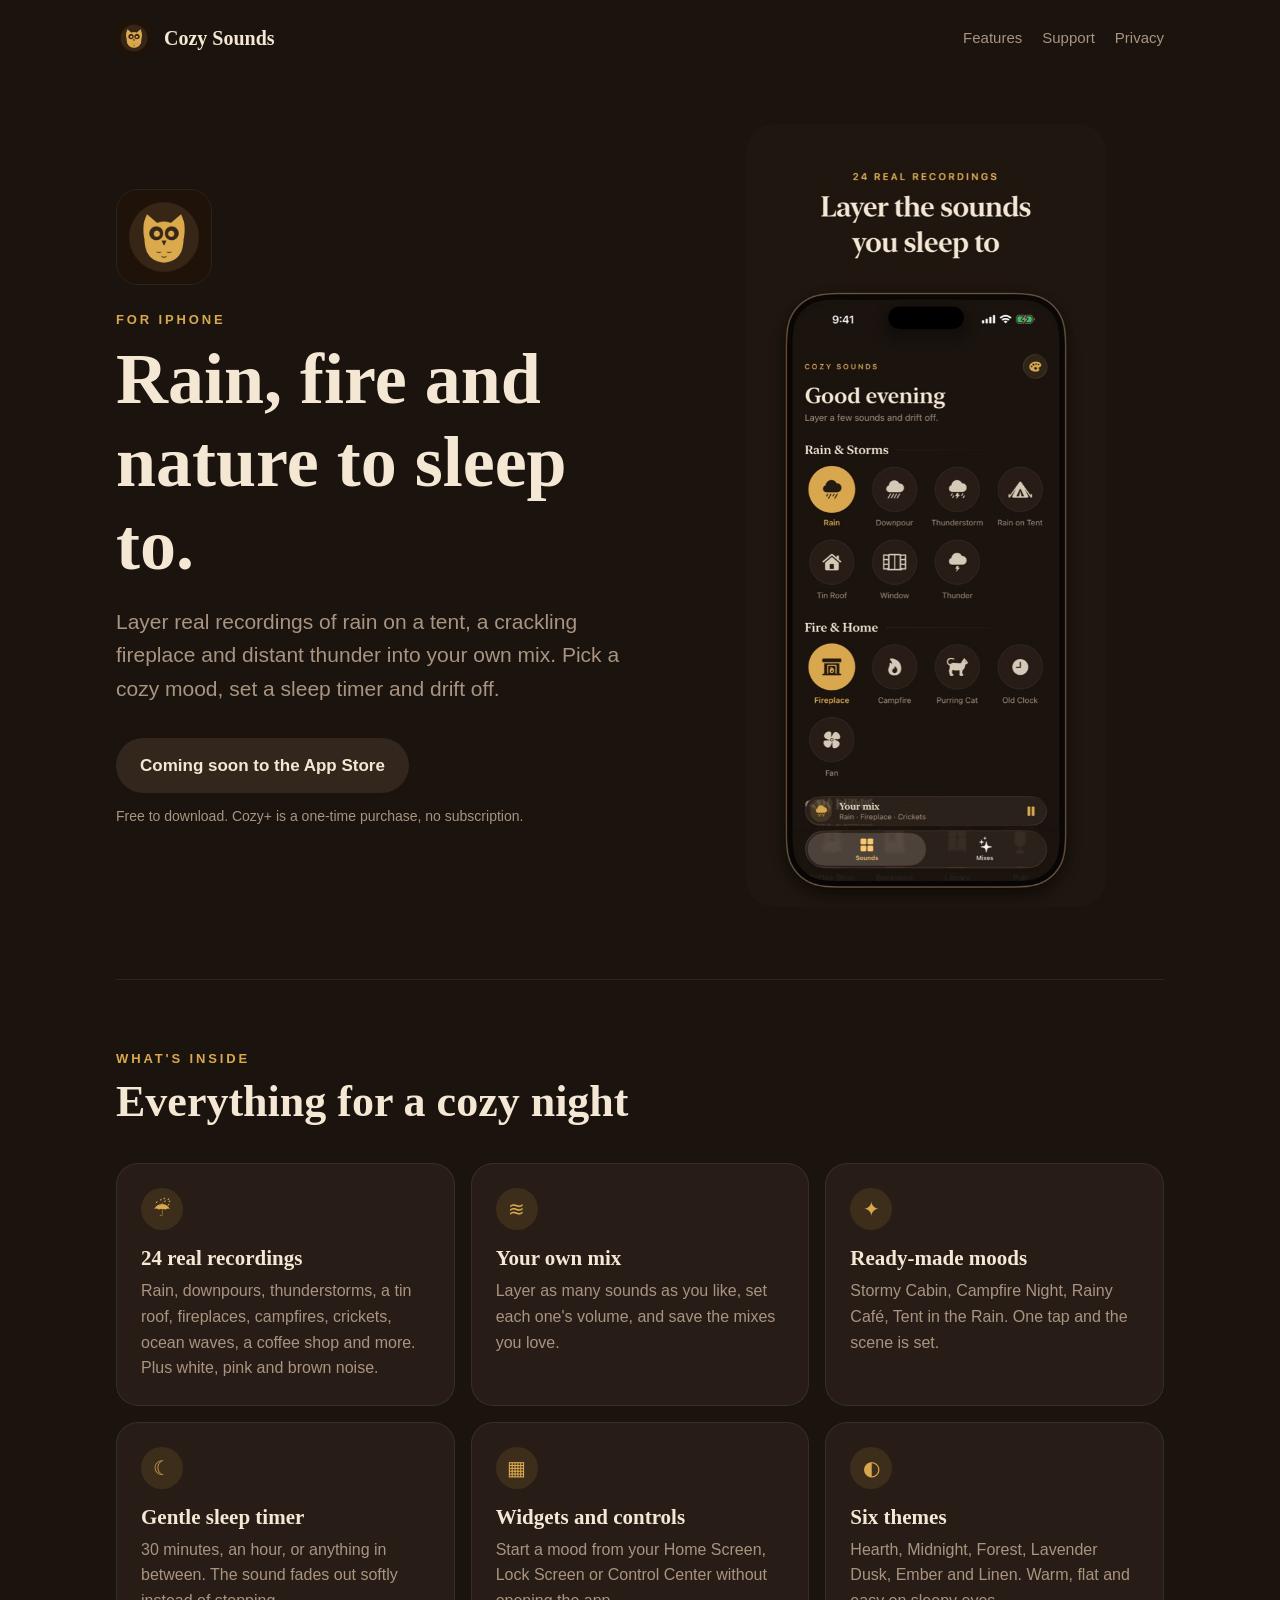
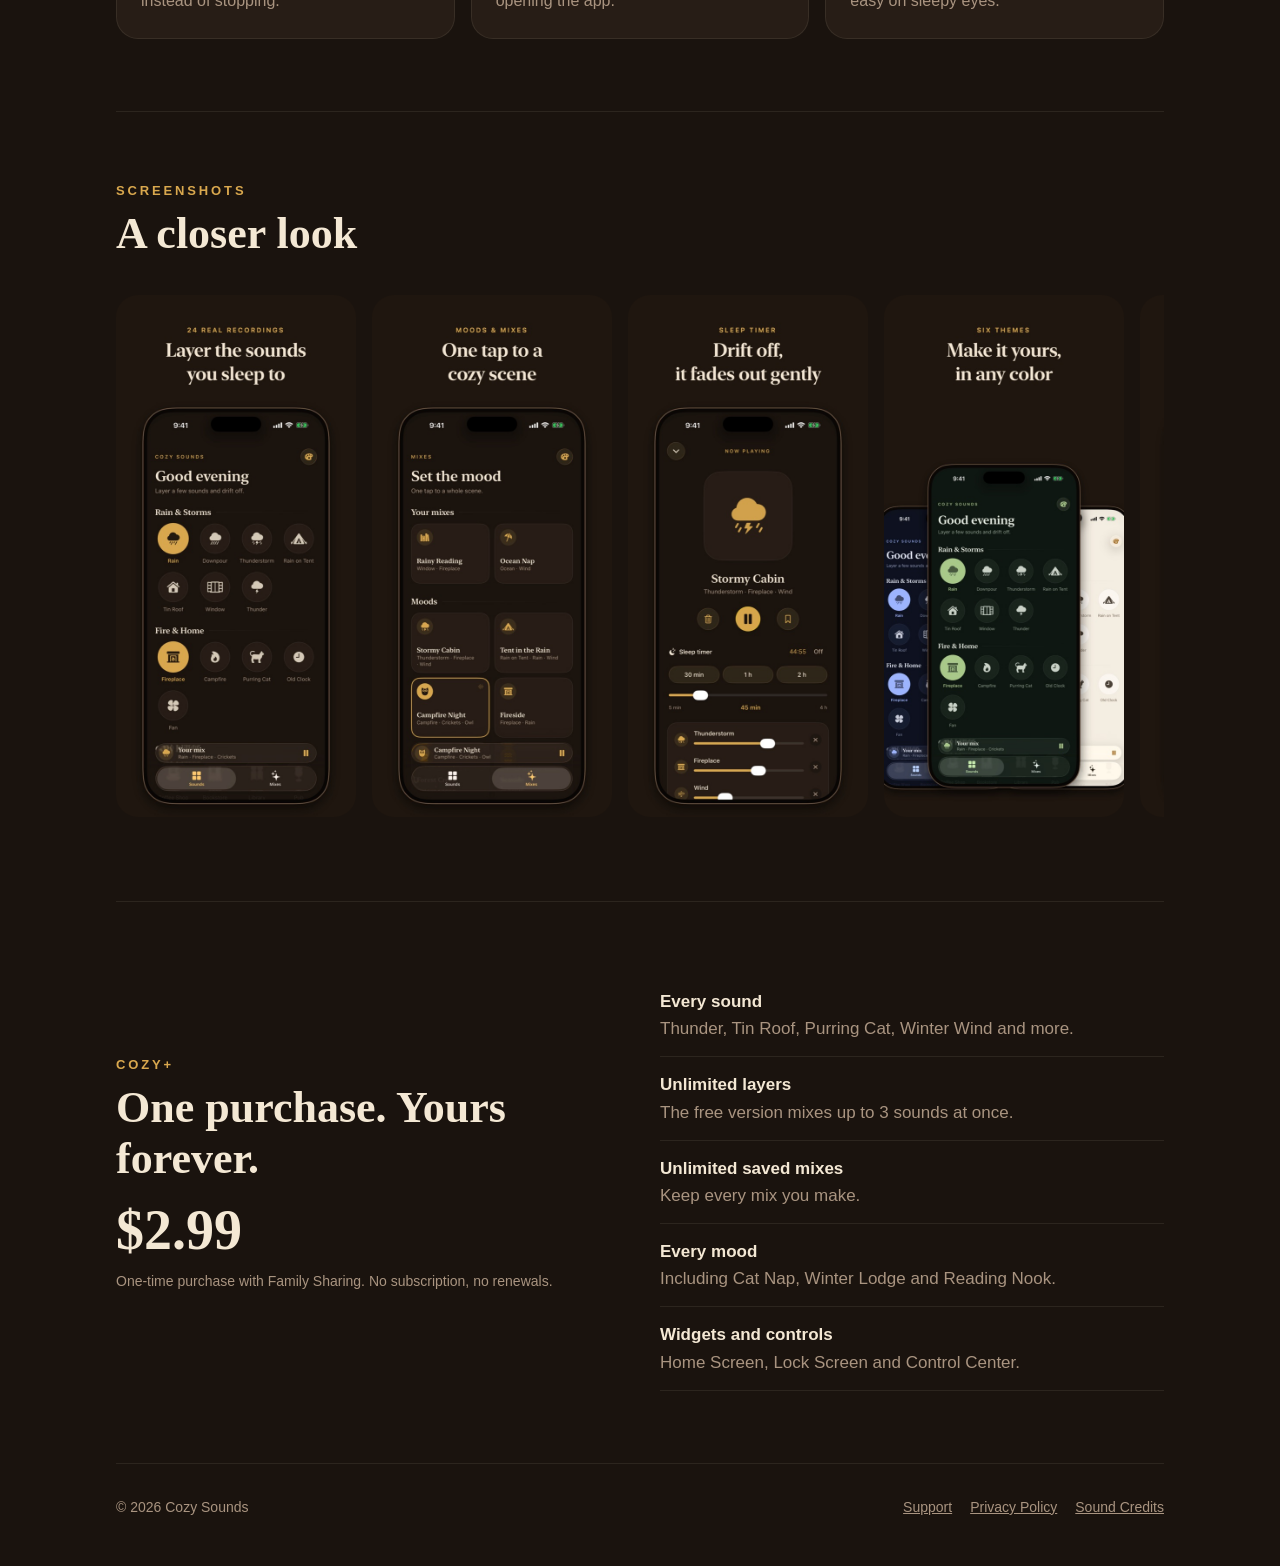
<file: index.html>
<!doctype html>
<html lang="en">
<head>
  <meta charset="utf-8">
  <meta name="viewport" content="width=device-width, initial-scale=1">
  <title>Cozy Sounds</title>
  <meta name="description" content="Rain, fire and nature to sleep to. Layer real recordings into your own sleep mix, pick a cozy mood and drift off with a gentle sleep timer. For iPhone.">
  <meta name="theme-color" content="#1a130e">
  <meta property="og:title" content="Cozy Sounds">
  <meta property="og:description" content="Rain, fire and nature to sleep to.">
  <meta property="og:image" content="assets/og-image.jpg">
  <meta name="twitter:card" content="summary_large_image">
  <link rel="icon" href="assets/favicon.png">
  <link rel="apple-touch-icon" href="assets/apple-touch-icon.png">
  <link rel="stylesheet" href="assets/style.css">
</head>
<body>
  <div class="wrap">
    <header class="site-header">
      <a class="brand" href="./"><img src="assets/icon-512.png" alt="">Cozy Sounds</a>
      <nav class="site-nav">
        <a class="optional" href="#features">Features</a>
        <a href="support.html">Support</a>
        <a href="privacy.html">Privacy</a>
      </nav>
    </header>

    <main>
      <div class="hero">
        <div>
          <img class="hero-icon" src="assets/icon-512.png" alt="Cozy Sounds app icon: a gold owl">
          <p class="eyebrow">For iPhone</p>
          <h1>Rain, fire and nature to sleep to.</h1>
          <p class="lede">Layer real recordings of rain on a tent, a crackling fireplace and distant thunder into your own mix. Pick a cozy mood, set a sleep timer and drift off.</p>
          <!-- When the app is live, replace this with the App Store link and Apple's official badge. -->
          <span class="button is-soon">Coming soon to the App Store</span>
          <p class="fine">Free to download. Cozy+ is a one-time purchase, no subscription.</p>
        </div>
        <div class="hero-shot">
          <img src="assets/screens/01-sounds.jpg" alt="The Sounds screen with Rain, Fireplace and Crickets playing">
        </div>
      </div>

      <section id="features">
        <div class="section-head">
          <p class="eyebrow">What's inside</p>
          <h2>Everything for a cozy night</h2>
        </div>
        <div class="features">
          <div class="card">
            <div class="icon" aria-hidden="true">☔︎</div>
            <h3>24 real recordings</h3>
            <p>Rain, downpours, thunderstorms, a tin roof, fireplaces, campfires, crickets, ocean waves, a coffee shop and more. Plus white, pink and brown noise.</p>
          </div>
          <div class="card">
            <div class="icon" aria-hidden="true">≋</div>
            <h3>Your own mix</h3>
            <p>Layer as many sounds as you like, set each one's volume, and save the mixes you love.</p>
          </div>
          <div class="card">
            <div class="icon" aria-hidden="true">✦</div>
            <h3>Ready-made moods</h3>
            <p>Stormy Cabin, Campfire Night, Rainy Café, Tent in the Rain. One tap and the scene is set.</p>
          </div>
          <div class="card">
            <div class="icon" aria-hidden="true">☾</div>
            <h3>Gentle sleep timer</h3>
            <p>30 minutes, an hour, or anything in between. The sound fades out softly instead of stopping.</p>
          </div>
          <div class="card">
            <div class="icon" aria-hidden="true">▦</div>
            <h3>Widgets and controls</h3>
            <p>Start a mood from your Home Screen, Lock Screen or Control Center without opening the app.</p>
          </div>
          <div class="card">
            <div class="icon" aria-hidden="true">◐</div>
            <h3>Six themes</h3>
            <p>Hearth, Midnight, Forest, Lavender Dusk, Ember and Linen. Warm, flat and easy on sleepy eyes.</p>
          </div>
        </div>
      </section>

      <section>
        <div class="section-head">
          <p class="eyebrow">Screenshots</p>
          <h2>A closer look</h2>
        </div>
        <div class="gallery" tabindex="0" aria-label="App screenshots">
          <img src="assets/screens/01-sounds.jpg" alt="Layer the sounds you sleep to" loading="lazy">
          <img src="assets/screens/02-mixes.jpg" alt="One tap to a cozy scene" loading="lazy">
          <img src="assets/screens/03-player.jpg" alt="Sleep timer that fades out gently" loading="lazy">
          <img src="assets/screens/04-themes.jpg" alt="Six themes" loading="lazy">
          <img src="assets/screens/05-widgets.jpg" alt="Home Screen widgets" loading="lazy">
          <img src="assets/screens/06-cozy-plus.jpg" alt="Cozy+, a one-time purchase" loading="lazy">
        </div>
      </section>

      <section>
        <div class="plus">
          <div>
            <p class="eyebrow">Cozy+</p>
            <h2>One purchase. Yours forever.</h2>
            <p class="price">$2.99</p>
            <p class="fine">One-time purchase with Family Sharing. No subscription, no renewals.</p>
          </div>
          <ul>
            <li><strong>Every sound</strong>Thunder, Tin Roof, Purring Cat, Winter Wind and more.</li>
            <li><strong>Unlimited layers</strong>The free version mixes up to 3 sounds at once.</li>
            <li><strong>Unlimited saved mixes</strong>Keep every mix you make.</li>
            <li><strong>Every mood</strong>Including Cat Nap, Winter Lodge and Reading Nook.</li>
            <li><strong>Widgets and controls</strong>Home Screen, Lock Screen and Control Center.</li>
          </ul>
        </div>
      </section>
    </main>

    <footer class="site-footer">
      <span>© 2026 Cozy Sounds</span>
      <nav>
        <a href="support.html">Support</a>
        <a href="privacy.html">Privacy Policy</a>
        <a href="credits.html">Sound Credits</a>
      </nav>
    </footer>
  </div>
</body>
</html>
</file>
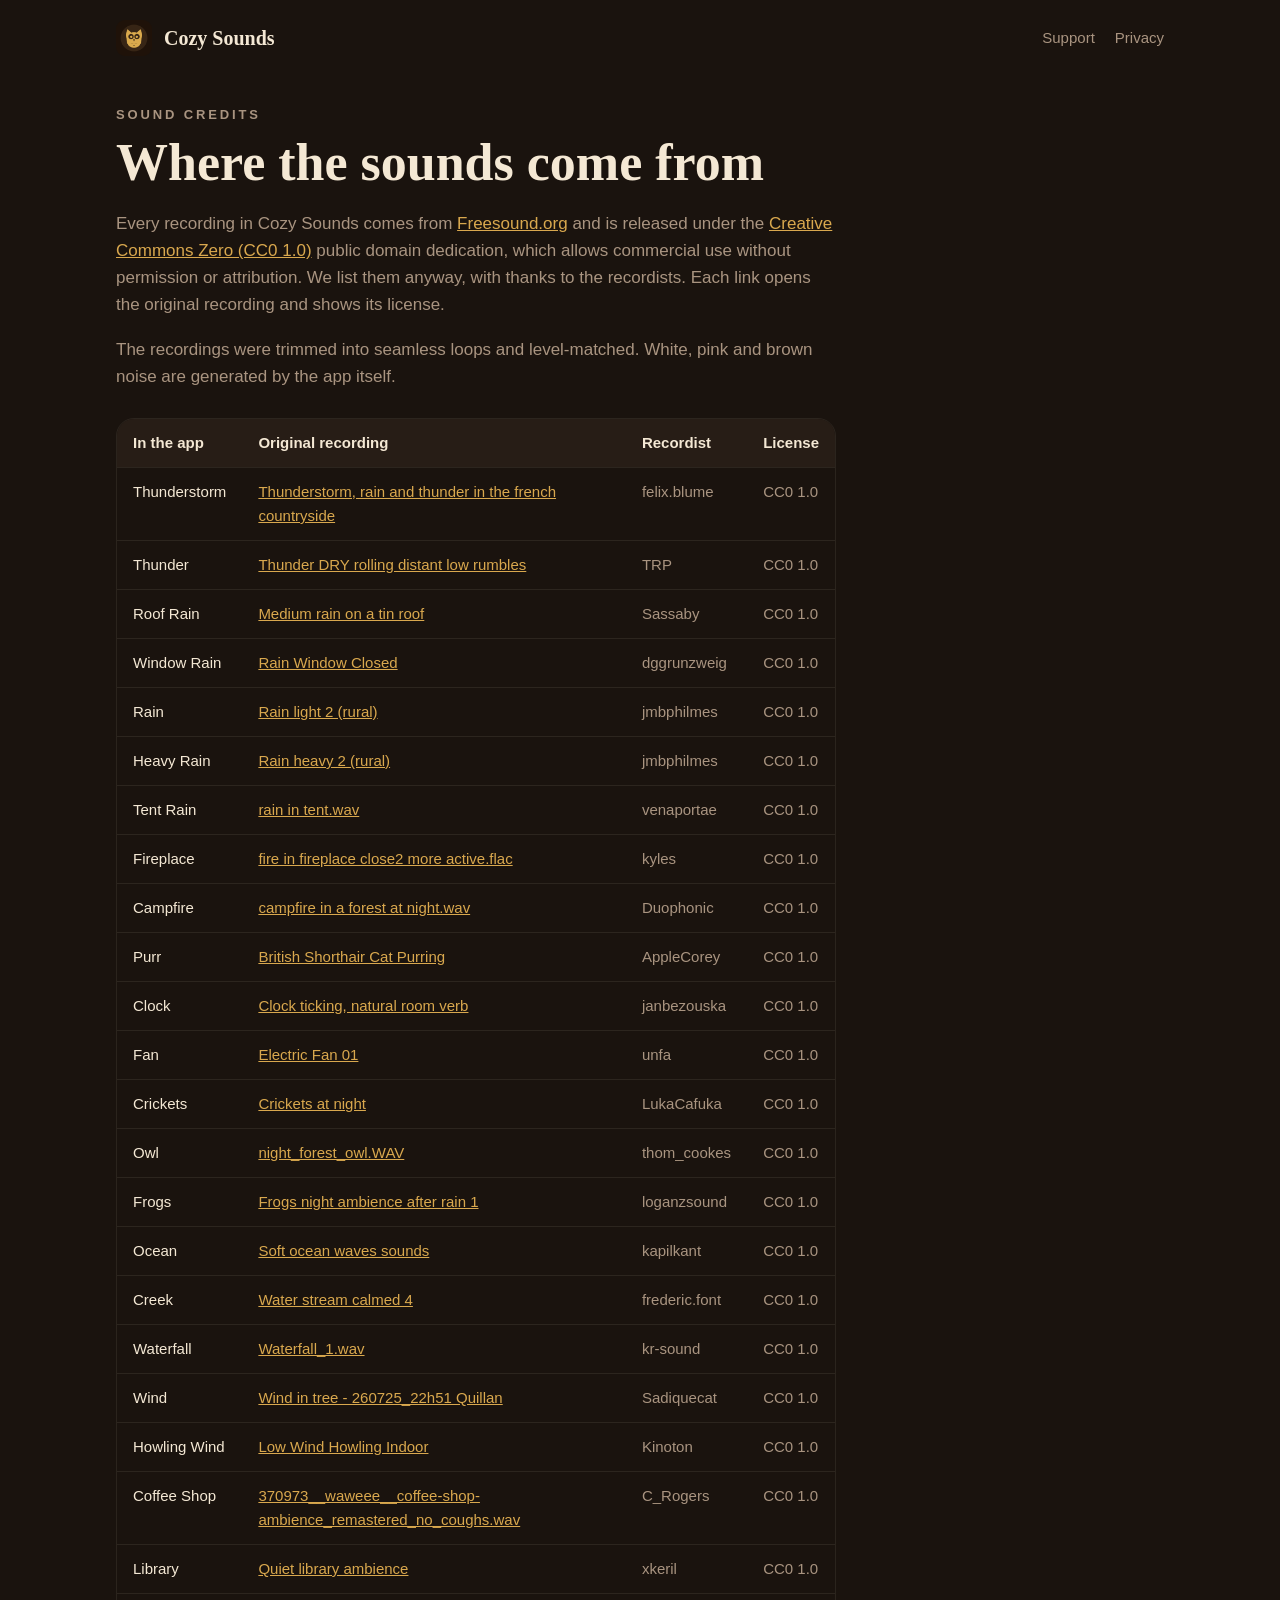
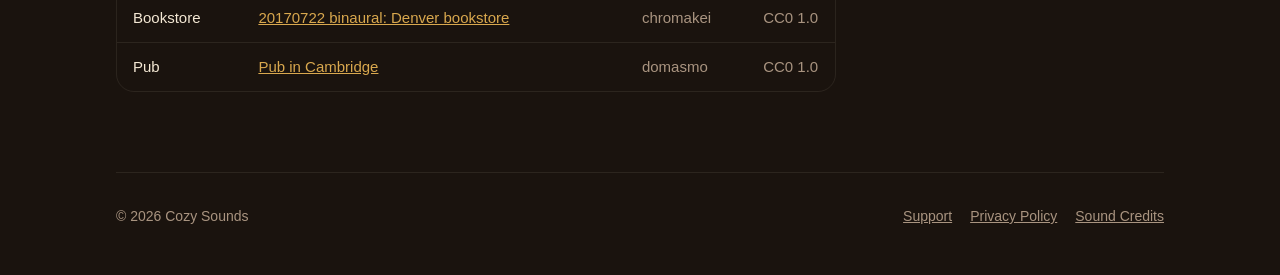
<file: credits.html>
<!doctype html>
<html lang="en">
<head>
  <meta charset="utf-8">
  <meta name="viewport" content="width=device-width, initial-scale=1">
  <title>Sound Credits · Cozy Sounds</title>
  <meta name="description" content="Where every recording in Cozy Sounds comes from. All are CC0 public domain.">
  <meta name="theme-color" content="#1a130e">
  <link rel="icon" href="assets/favicon.png">
  <link rel="apple-touch-icon" href="assets/apple-touch-icon.png">
  <link rel="stylesheet" href="assets/style.css">
</head>
<body>
  <div class="wrap">
    <header class="site-header">
      <a class="brand" href="./"><img src="assets/icon-512.png" alt="">Cozy Sounds</a>
      <nav class="site-nav">
        <a href="support.html">Support</a>
        <a href="privacy.html">Privacy</a>
      </nav>
    </header>

    <main class="doc">
      <p class="eyebrow">Sound credits</p>
      <h1>Where the sounds come from</h1>
      <p>Every recording in Cozy Sounds comes from <a href="https://freesound.org">Freesound.org</a> and is released under the <a href="https://creativecommons.org/publicdomain/zero/1.0/">Creative Commons Zero (CC0 1.0)</a> public domain dedication, which allows commercial use without permission or attribution. We list them anyway, with thanks to the recordists. Each link opens the original recording and shows its license.</p>
      <p>The recordings were trimmed into seamless loops and level-matched. White, pink and brown noise are generated by the app itself.</p>

      <div class="table-wrap">
        <table class="credits">
          <thead><tr><th>In the app</th><th>Original recording</th><th>Recordist</th><th>License</th></tr></thead>
          <tbody>
          <tr><td>Thunderstorm</td><td><a href="https://freesound.org/s/133991/">Thunderstorm, rain and thunder in the french countryside</a></td><td>felix.blume</td><td>CC0 1.0</td></tr>
          <tr><td>Thunder</td><td><a href="https://freesound.org/s/717845/">Thunder DRY rolling distant low rumbles</a></td><td>TRP</td><td>CC0 1.0</td></tr>
          <tr><td>Roof Rain</td><td><a href="https://freesound.org/s/771981/">Medium rain on a tin roof</a></td><td>Sassaby</td><td>CC0 1.0</td></tr>
          <tr><td>Window Rain</td><td><a href="https://freesound.org/s/342901/">Rain Window Closed</a></td><td>dggrunzweig</td><td>CC0 1.0</td></tr>
          <tr><td>Rain</td><td><a href="https://freesound.org/s/200273/">Rain light 2 (rural)</a></td><td>jmbphilmes</td><td>CC0 1.0</td></tr>
          <tr><td>Heavy Rain</td><td><a href="https://freesound.org/s/200272/">Rain heavy 2 (rural)</a></td><td>jmbphilmes</td><td>CC0 1.0</td></tr>
          <tr><td>Tent Rain</td><td><a href="https://freesound.org/s/174874/">rain in tent.wav</a></td><td>venaportae</td><td>CC0 1.0</td></tr>
          <tr><td>Fireplace</td><td><a href="https://freesound.org/s/454017/">fire in fireplace close2 more active.flac</a></td><td>kyles</td><td>CC0 1.0</td></tr>
          <tr><td>Campfire</td><td><a href="https://freesound.org/s/248303/">campfire in a forest at night.wav</a></td><td>Duophonic</td><td>CC0 1.0</td></tr>
          <tr><td>Purr</td><td><a href="https://freesound.org/s/639255/">British Shorthair Cat Purring</a></td><td>AppleCorey</td><td>CC0 1.0</td></tr>
          <tr><td>Clock</td><td><a href="https://freesound.org/s/517682/">Clock ticking, natural room verb</a></td><td>janbezouska</td><td>CC0 1.0</td></tr>
          <tr><td>Fan</td><td><a href="https://freesound.org/s/170870/">Electric Fan 01</a></td><td>unfa</td><td>CC0 1.0</td></tr>
          <tr><td>Crickets</td><td><a href="https://freesound.org/s/750836/">Crickets at night</a></td><td>LukaCafuka</td><td>CC0 1.0</td></tr>
          <tr><td>Owl</td><td><a href="https://freesound.org/s/475376/">night_forest_owl.WAV</a></td><td>thom_cookes</td><td>CC0 1.0</td></tr>
          <tr><td>Frogs</td><td><a href="https://freesound.org/s/784150/">Frogs night ambience after rain 1</a></td><td>loganzsound</td><td>CC0 1.0</td></tr>
          <tr><td>Ocean</td><td><a href="https://freesound.org/s/549334/">Soft ocean waves sounds</a></td><td>kapilkant</td><td>CC0 1.0</td></tr>
          <tr><td>Creek</td><td><a href="https://freesound.org/s/168896/">Water stream calmed 4</a></td><td>frederic.font</td><td>CC0 1.0</td></tr>
          <tr><td>Waterfall</td><td><a href="https://freesound.org/s/545507/">Waterfall_1.wav</a></td><td>kr-sound</td><td>CC0 1.0</td></tr>
          <tr><td>Wind</td><td><a href="https://freesound.org/s/864385/">Wind in tree - 260725_22h51 Quillan</a></td><td>Sadiquecat</td><td>CC0 1.0</td></tr>
          <tr><td>Howling Wind</td><td><a href="https://freesound.org/s/815100/">Low Wind Howling Indoor</a></td><td>Kinoton</td><td>CC0 1.0</td></tr>
          <tr><td>Coffee Shop</td><td><a href="https://freesound.org/s/512253/">370973__waweee__coffee-shop-ambience_remastered_no_coughs.wav</a></td><td>C_Rogers</td><td>CC0 1.0</td></tr>
          <tr><td>Library</td><td><a href="https://freesound.org/s/620683/">Quiet library ambience</a></td><td>xkeril</td><td>CC0 1.0</td></tr>
          <tr><td>Bookstore</td><td><a href="https://freesound.org/s/398229/">20170722 binaural: Denver bookstore</a></td><td>chromakei</td><td>CC0 1.0</td></tr>
          <tr><td>Pub</td><td><a href="https://freesound.org/s/376456/">Pub in Cambridge</a></td><td>domasmo</td><td>CC0 1.0</td></tr>
          </tbody>
        </table>
      </div>
    </main>

    <footer class="site-footer">
      <span>© 2026 Cozy Sounds</span>
      <nav>
        <a href="support.html">Support</a>
        <a href="privacy.html">Privacy Policy</a>
        <a href="credits.html">Sound Credits</a>
      </nav>
    </footer>
  </div>
</body>
</html>
</file>
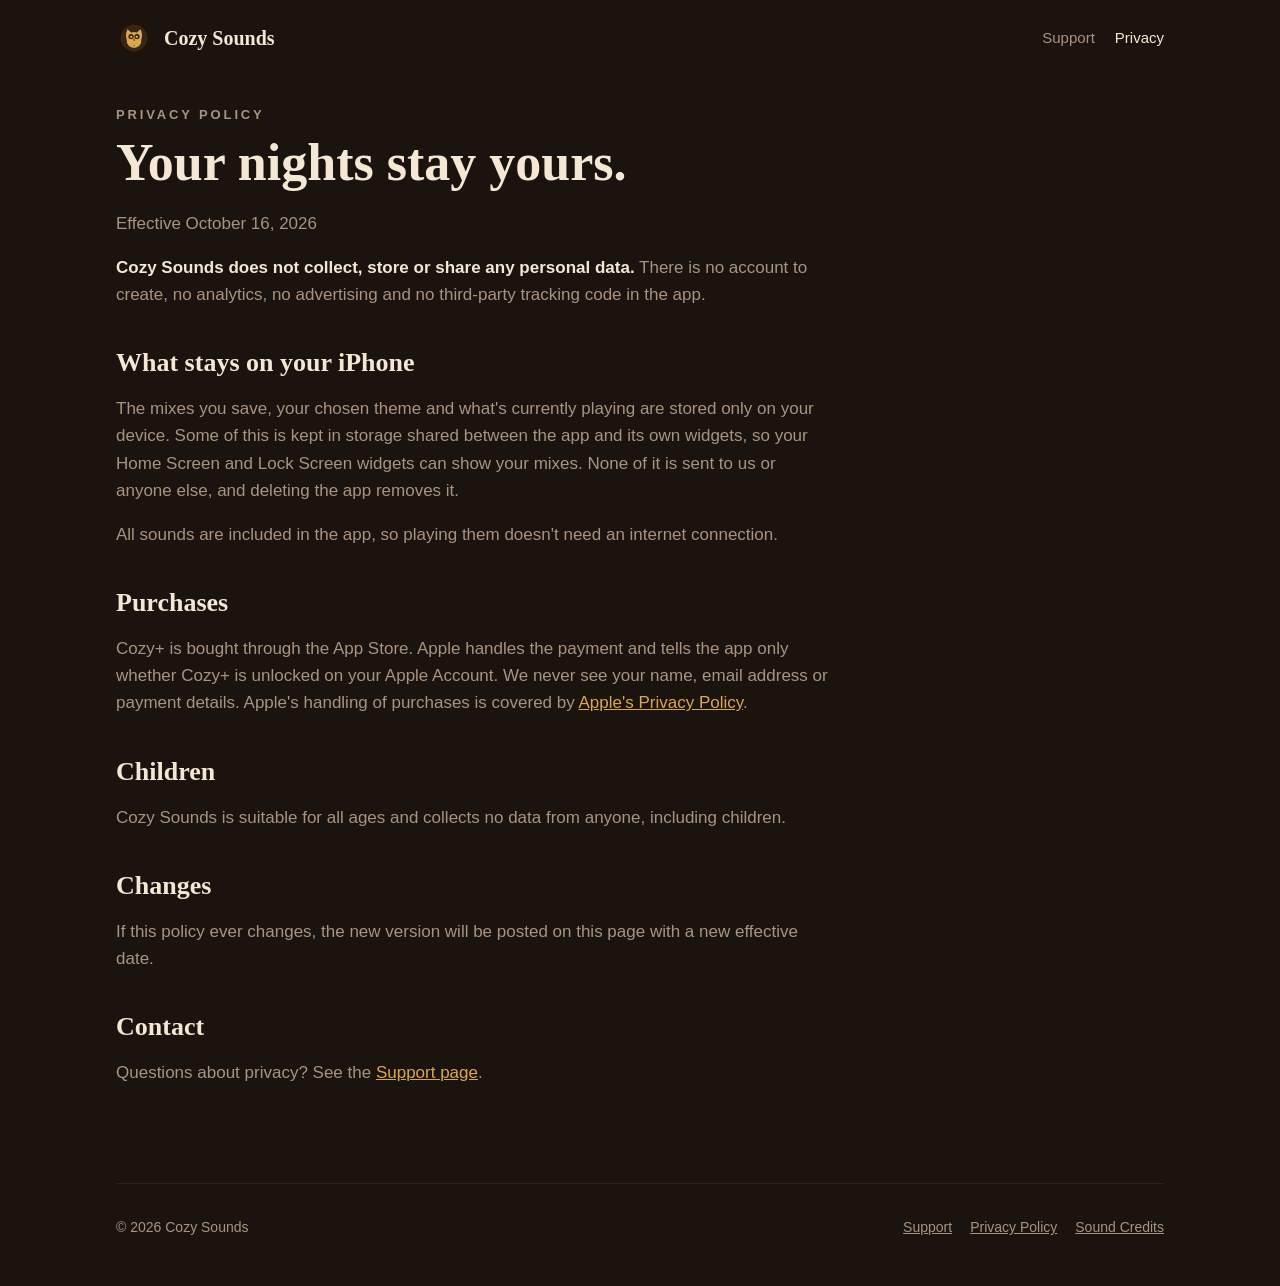
<file: privacy.html>
<!doctype html>
<html lang="en">
<head>
  <meta charset="utf-8">
  <meta name="viewport" content="width=device-width, initial-scale=1">
  <title>Privacy Policy · Cozy Sounds</title>
  <meta name="description" content="Cozy Sounds collects no personal data. Everything you create stays on your iPhone.">
  <meta name="theme-color" content="#1a130e">
  <link rel="icon" href="assets/favicon.png">
  <link rel="apple-touch-icon" href="assets/apple-touch-icon.png">
  <link rel="stylesheet" href="assets/style.css">
</head>
<body>
  <div class="wrap">
    <header class="site-header">
      <a class="brand" href="./"><img src="assets/icon-512.png" alt="">Cozy Sounds</a>
      <nav class="site-nav">
        <a href="support.html">Support</a>
        <a href="privacy.html" aria-current="page">Privacy</a>
      </nav>
    </header>

    <main class="doc">
      <p class="eyebrow">Privacy Policy</p>
      <h1>Your nights stay yours.</h1>
      <p>Effective October 16, 2026</p>

      <p><strong>Cozy Sounds does not collect, store or share any personal data.</strong> There is no account to create, no analytics, no advertising and no third-party tracking code in the app.</p>

      <h2>What stays on your iPhone</h2>
      <p>The mixes you save, your chosen theme and what's currently playing are stored only on your device. Some of this is kept in storage shared between the app and its own widgets, so your Home Screen and Lock Screen widgets can show your mixes. None of it is sent to us or anyone else, and deleting the app removes it.</p>
      <p>All sounds are included in the app, so playing them doesn't need an internet connection.</p>

      <h2>Purchases</h2>
      <p>Cozy+ is bought through the App Store. Apple handles the payment and tells the app only whether Cozy+ is unlocked on your Apple Account. We never see your name, email address or payment details. Apple's handling of purchases is covered by <a href="https://www.apple.com/legal/privacy/">Apple's Privacy Policy</a>.</p>

      <h2>Children</h2>
      <p>Cozy Sounds is suitable for all ages and collects no data from anyone, including children.</p>

      <h2>Changes</h2>
      <p>If this policy ever changes, the new version will be posted on this page with a new effective date.</p>

      <h2>Contact</h2>
      <p>Questions about privacy? See the <a href="support.html">Support page</a>.</p>
    </main>

    <footer class="site-footer">
      <span>© 2026 Cozy Sounds</span>
      <nav>
        <a href="support.html">Support</a>
        <a href="privacy.html">Privacy Policy</a>
        <a href="credits.html">Sound Credits</a>
      </nav>
    </footer>
  </div>
</body>
</html>
</file>
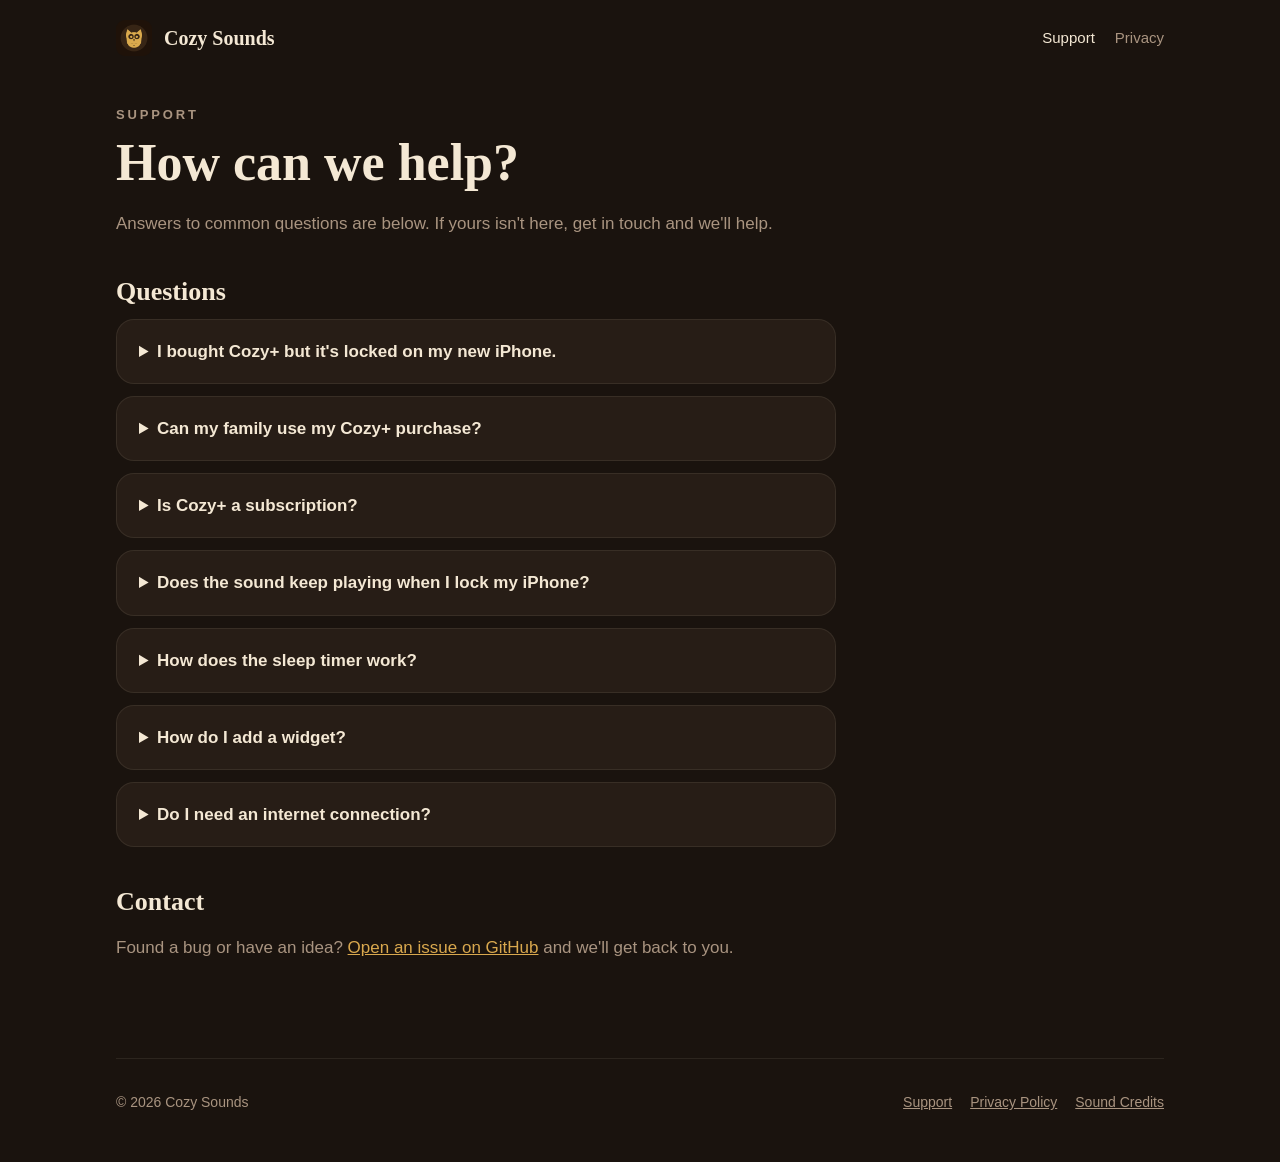
<file: support.html>
<!doctype html>
<html lang="en">
<head>
  <meta charset="utf-8">
  <meta name="viewport" content="width=device-width, initial-scale=1">
  <title>Support · Cozy Sounds</title>
  <meta name="description" content="Help with Cozy Sounds: Cozy+, restoring purchases, the sleep timer, widgets and more.">
  <meta name="theme-color" content="#1a130e">
  <link rel="icon" href="assets/favicon.png">
  <link rel="apple-touch-icon" href="assets/apple-touch-icon.png">
  <link rel="stylesheet" href="assets/style.css">
</head>
<body>
  <div class="wrap">
    <header class="site-header">
      <a class="brand" href="./"><img src="assets/icon-512.png" alt="">Cozy Sounds</a>
      <nav class="site-nav">
        <a href="support.html" aria-current="page">Support</a>
        <a href="privacy.html">Privacy</a>
      </nav>
    </header>

    <main class="doc">
      <p class="eyebrow">Support</p>
      <h1>How can we help?</h1>
      <p>Answers to common questions are below. If yours isn't here, get in touch and we'll help.</p>

      <h2>Questions</h2>
      <div class="faq">
        <details>
          <summary>I bought Cozy+ but it's locked on my new iPhone.</summary>
          <p>Open Cozy Sounds, tap <strong>Cozy+</strong> at the top, then tap <strong>Restore</strong> under the button. Make sure you're signed in with the same Apple Account you bought it with.</p>
        </details>
        <details>
          <summary>Can my family use my Cozy+ purchase?</summary>
          <p>Yes. Cozy+ supports Family Sharing, so everyone in your Family Sharing group gets it at no extra cost.</p>
        </details>
        <details>
          <summary>Is Cozy+ a subscription?</summary>
          <p>No. It's a single one-time purchase. There are no renewals and nothing to cancel.</p>
        </details>
        <details>
          <summary>Does the sound keep playing when I lock my iPhone?</summary>
          <p>Yes. Cozy Sounds keeps playing in the background and with the screen locked. You can pause it from the Lock Screen, Control Center or the Dynamic Island.</p>
        </details>
        <details>
          <summary>How does the sleep timer work?</summary>
          <p>Open the player by tapping the bar at the bottom of the screen. Choose 30 minutes, 1 hour or 2 hours, or drag the slider for any time between 5 minutes and 4 hours. The sound fades out gently over the last 30 seconds.</p>
        </details>
        <details>
          <summary>How do I add a widget?</summary>
          <p>Widgets and the Control Center control are part of Cozy+. Touch and hold your Home Screen, tap <strong>Edit</strong>, then <strong>Add Widget</strong>, and search for Cozy Sounds. Touch and hold a widget and choose <strong>Edit Widget</strong> to pick which moods or sounds it plays.</p>
        </details>
        <details>
          <summary>Do I need an internet connection?</summary>
          <p>No. All sounds are included in the app. You only need a connection to buy or restore Cozy+.</p>
        </details>
      </div>

      <h2>Contact</h2>
      <p>Found a bug or have an idea? <a href="https://github.com/lucky295nest/cozysounds.app/issues">Open an issue on GitHub</a> and we'll get back to you.</p>
    </main>

    <footer class="site-footer">
      <span>© 2026 Cozy Sounds</span>
      <nav>
        <a href="support.html">Support</a>
        <a href="privacy.html">Privacy Policy</a>
        <a href="credits.html">Sound Credits</a>
      </nav>
    </footer>
  </div>
</body>
</html>
</file>
<file: assets/style.css>
/* Cozy Sounds: flat espresso and gold, matching the app's Hearth theme. */
:root {
  --background: #1a130e;
  --surface: #271d16;
  --surface-raised: #33261d;
  --accent: #d9a84e;
  --on-accent: #1a130e;
  --text: #f4e8d4;
  --muted: #a99480;
  --hairline: rgba(244, 232, 212, 0.08);
  --serif: "New York", ui-serif, "Iowan Old Style", "Palatino Linotype", Georgia, serif;
  --sans: -apple-system, BlinkMacSystemFont, "SF Pro Text", "Segoe UI", Roboto, "Helvetica Neue", Arial, sans-serif;
  --rounded: ui-rounded, -apple-system, "SF Pro Rounded", var(--sans);
  --page: 1080px;
}

* { box-sizing: border-box; }

html { -webkit-text-size-adjust: 100%; }

body {
  margin: 0;
  background: var(--background);
  color: var(--text);
  font: 17px/1.6 var(--sans);
  -webkit-font-smoothing: antialiased;
}

a { color: var(--accent); }

img { max-width: 100%; display: block; }

.wrap {
  max-width: var(--page);
  margin: 0 auto;
  padding: 0 16px;
}

/* Header */

.site-header {
  display: flex;
  align-items: center;
  justify-content: space-between;
  gap: 16px;
  padding: 20px 0;
}

.brand {
  display: flex;
  align-items: center;
  gap: 12px;
  color: var(--text);
  text-decoration: none;
  font: 600 20px/1 var(--serif);
}

.brand img { width: 36px; height: 36px; border-radius: 9px; }

.site-nav { display: flex; gap: 20px; font-size: 15px; }

.site-nav a { color: var(--muted); text-decoration: none; }

.site-nav a:hover, .site-nav a[aria-current="page"] { color: var(--text); }

/* Type */

.eyebrow {
  margin: 0 0 12px;
  font: 600 13px/1 var(--rounded);
  letter-spacing: 0.22em;
  text-transform: uppercase;
  color: var(--accent);
}

h1, h2, h3 { font-family: var(--serif); font-weight: 600; line-height: 1.15; margin: 0; }

h1 { font-size: clamp(40px, 7vw, 72px); }

h2 { font-size: clamp(30px, 4.5vw, 44px); }

h3 { font-size: 21px; }

.lede { color: var(--muted); font-size: clamp(18px, 2.2vw, 21px); max-width: 34em; }

/* Hero */

.hero {
  display: grid;
  grid-template-columns: 1.1fr 1fr;
  align-items: center;
  gap: 48px;
  padding: 48px 0 72px;
}

.hero-icon { width: 96px; height: 96px; border-radius: 22px; margin-bottom: 28px; border: 1px solid var(--hairline); }

.hero h1 { margin-bottom: 18px; }

.hero .lede { margin: 0 0 32px; }

.hero-shot { justify-self: center; max-width: 360px; width: 100%; }

.hero-shot img { border-radius: 28px; }

/* Buttons */

.button {
  display: inline-flex;
  align-items: center;
  gap: 10px;
  padding: 14px 24px;
  border-radius: 999px;
  background: var(--accent);
  color: var(--on-accent);
  font-weight: 600;
  text-decoration: none;
}

.button.is-soon { background: var(--surface-raised); color: var(--text); cursor: default; }

.fine { color: var(--muted); font-size: 14px; margin-top: 12px; }

/* Sections */

section { padding: 72px 0; border-top: 1px solid var(--hairline); }

.section-head { margin-bottom: 36px; }

.section-head .lede { margin: 14px 0 0; }

.features {
  display: grid;
  grid-template-columns: repeat(3, 1fr);
  gap: 16px;
}

.card {
  background: var(--surface);
  border: 1px solid var(--hairline);
  border-radius: 22px;
  padding: 24px;
}

.card h3 { margin-bottom: 8px; }

.card p { margin: 0; color: var(--muted); font-size: 16px; }

.card .icon {
  width: 42px;
  height: 42px;
  border-radius: 50%;
  background: rgba(217, 168, 78, 0.12);
  color: var(--accent);
  display: grid;
  place-items: center;
  font-size: 20px;
  margin-bottom: 16px;
}

/* Screenshot strip: scrolls sideways on its own; the page never does. */

.gallery {
  display: flex;
  gap: 16px;
  overflow-x: auto;
  scroll-snap-type: x mandatory;
  padding-bottom: 12px;
  -webkit-overflow-scrolling: touch;
}

.gallery img {
  flex: 0 0 auto;
  width: 240px;
  border-radius: 22px;
  scroll-snap-align: start;
}

/* Cozy+ */

.plus {
  display: grid;
  grid-template-columns: 1fr 1fr;
  gap: 40px;
  align-items: center;
}

.plus ul { list-style: none; padding: 0; margin: 0; }

.plus li {
  padding: 14px 0;
  border-bottom: 1px solid var(--hairline);
  color: var(--muted);
}

.plus li strong { color: var(--text); display: block; font-weight: 600; }

.price { font: 600 56px/1 var(--serif); margin: 18px 0 8px; }

/* Long-form pages (privacy, support) */

.doc { max-width: 720px; padding: 32px 0 80px; }

.doc h1 { font-size: clamp(36px, 6vw, 52px); margin-bottom: 8px; }

.doc h2 { font-size: 26px; margin: 40px 0 12px; }

.doc p, .doc li { color: var(--muted); }

.doc strong { color: var(--text); }

.faq details {
  background: var(--surface);
  border: 1px solid var(--hairline);
  border-radius: 18px;
  padding: 18px 22px;
  margin-bottom: 12px;
}

.faq summary { cursor: pointer; font-weight: 600; color: var(--text); }

.faq details p { margin: 12px 0 0; }

/* Footer */

.site-footer {
  border-top: 1px solid var(--hairline);
  padding: 32px 0 48px;
  color: var(--muted);
  font-size: 14px;
  display: flex;
  flex-wrap: wrap;
  justify-content: space-between;
  gap: 12px;
}

.site-footer nav { display: flex; gap: 18px; }

.site-footer a { color: var(--muted); }

/* Phones */

@media (max-width: 820px) {
  .hero, .plus { grid-template-columns: 1fr; }
  .hero { padding-top: 24px; text-align: left; }
  .hero-shot { max-width: 300px; }
  .features { grid-template-columns: 1fr; }
  .site-nav { gap: 14px; }
}

@media (max-width: 420px) {
  .site-nav a.optional { display: none; }
}

/* Sound credits table: scrolls sideways inside its box on narrow phones. */

.table-wrap { overflow-x: auto; margin-top: 28px; border: 1px solid var(--hairline); border-radius: 18px; }

.credits { width: 100%; border-collapse: collapse; font-size: 15px; }

.credits th, .credits td { text-align: left; padding: 12px 16px; border-bottom: 1px solid var(--hairline); vertical-align: top; }

.credits th { color: var(--text); font-weight: 600; background: var(--surface); white-space: nowrap; }

.credits td { color: var(--muted); }

.credits td:first-child { color: var(--text); white-space: nowrap; }

.credits tr:last-child td { border-bottom: 0; }
</file>
